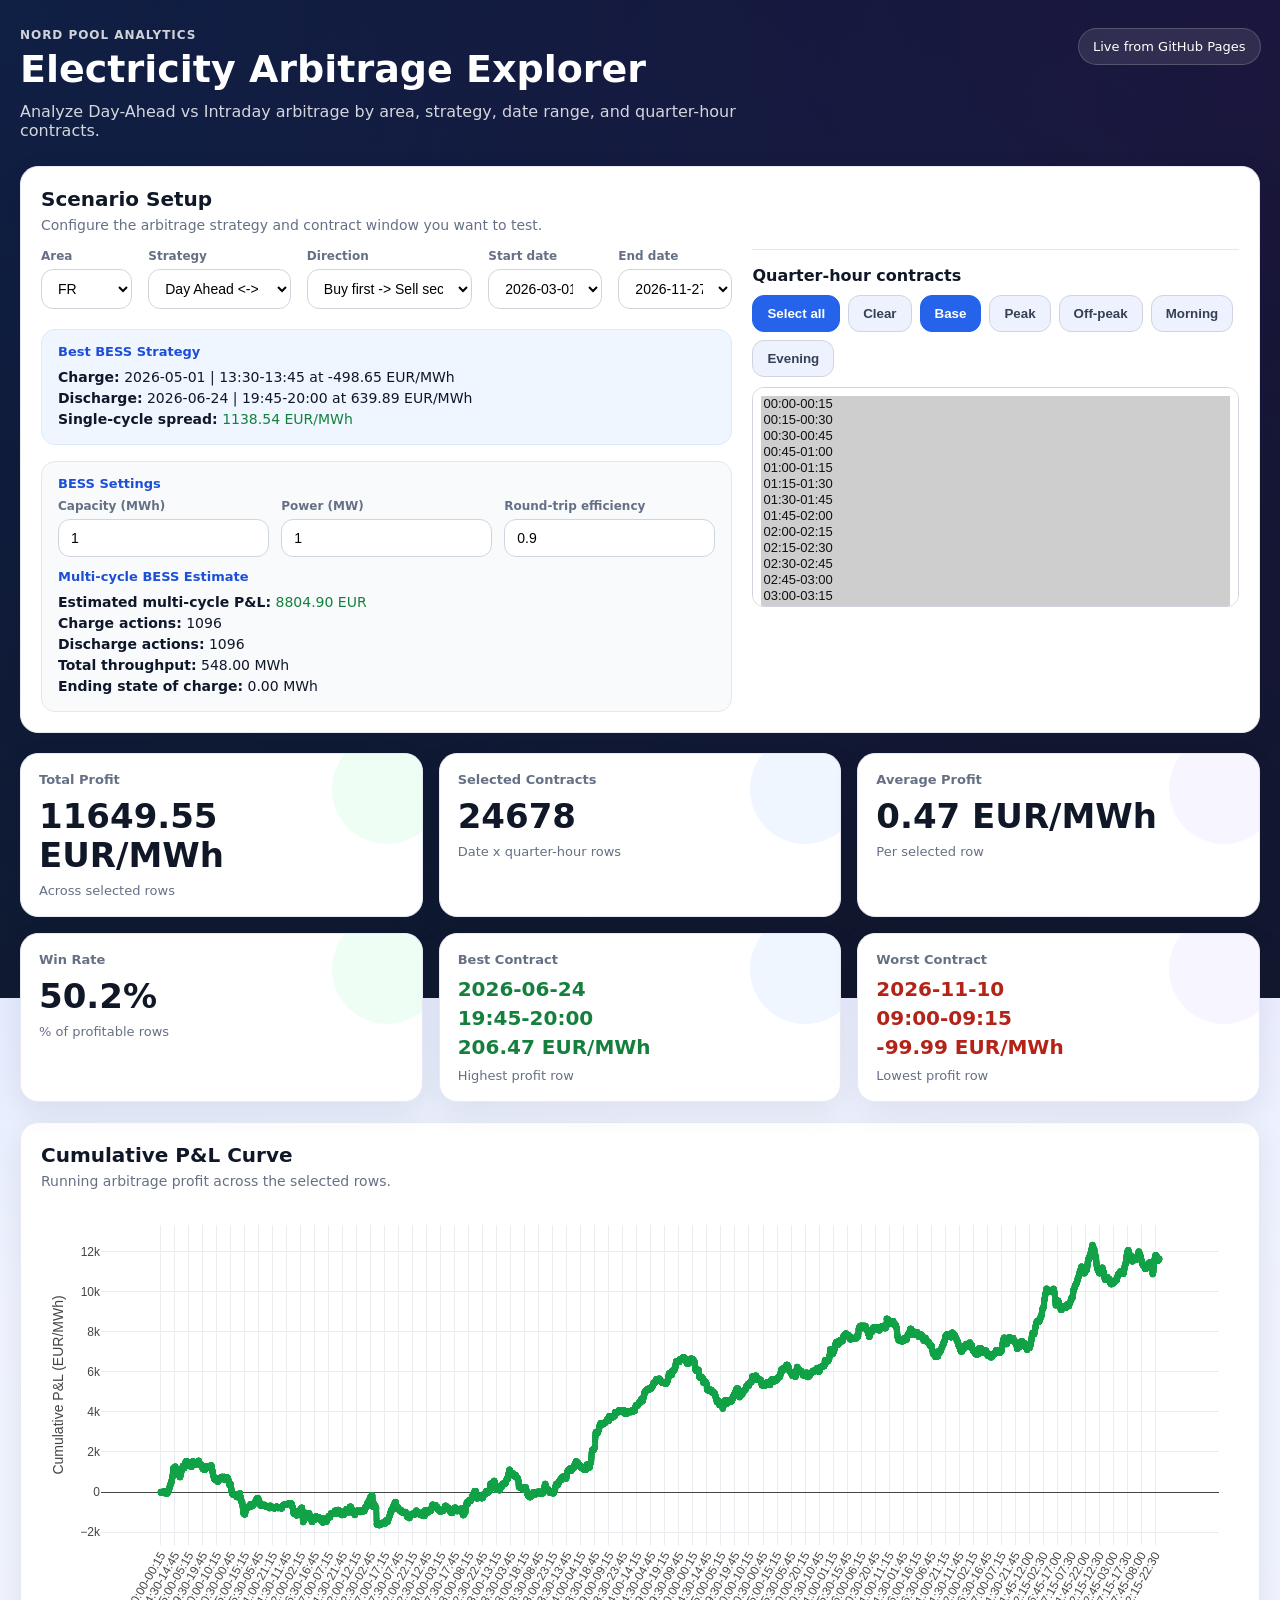
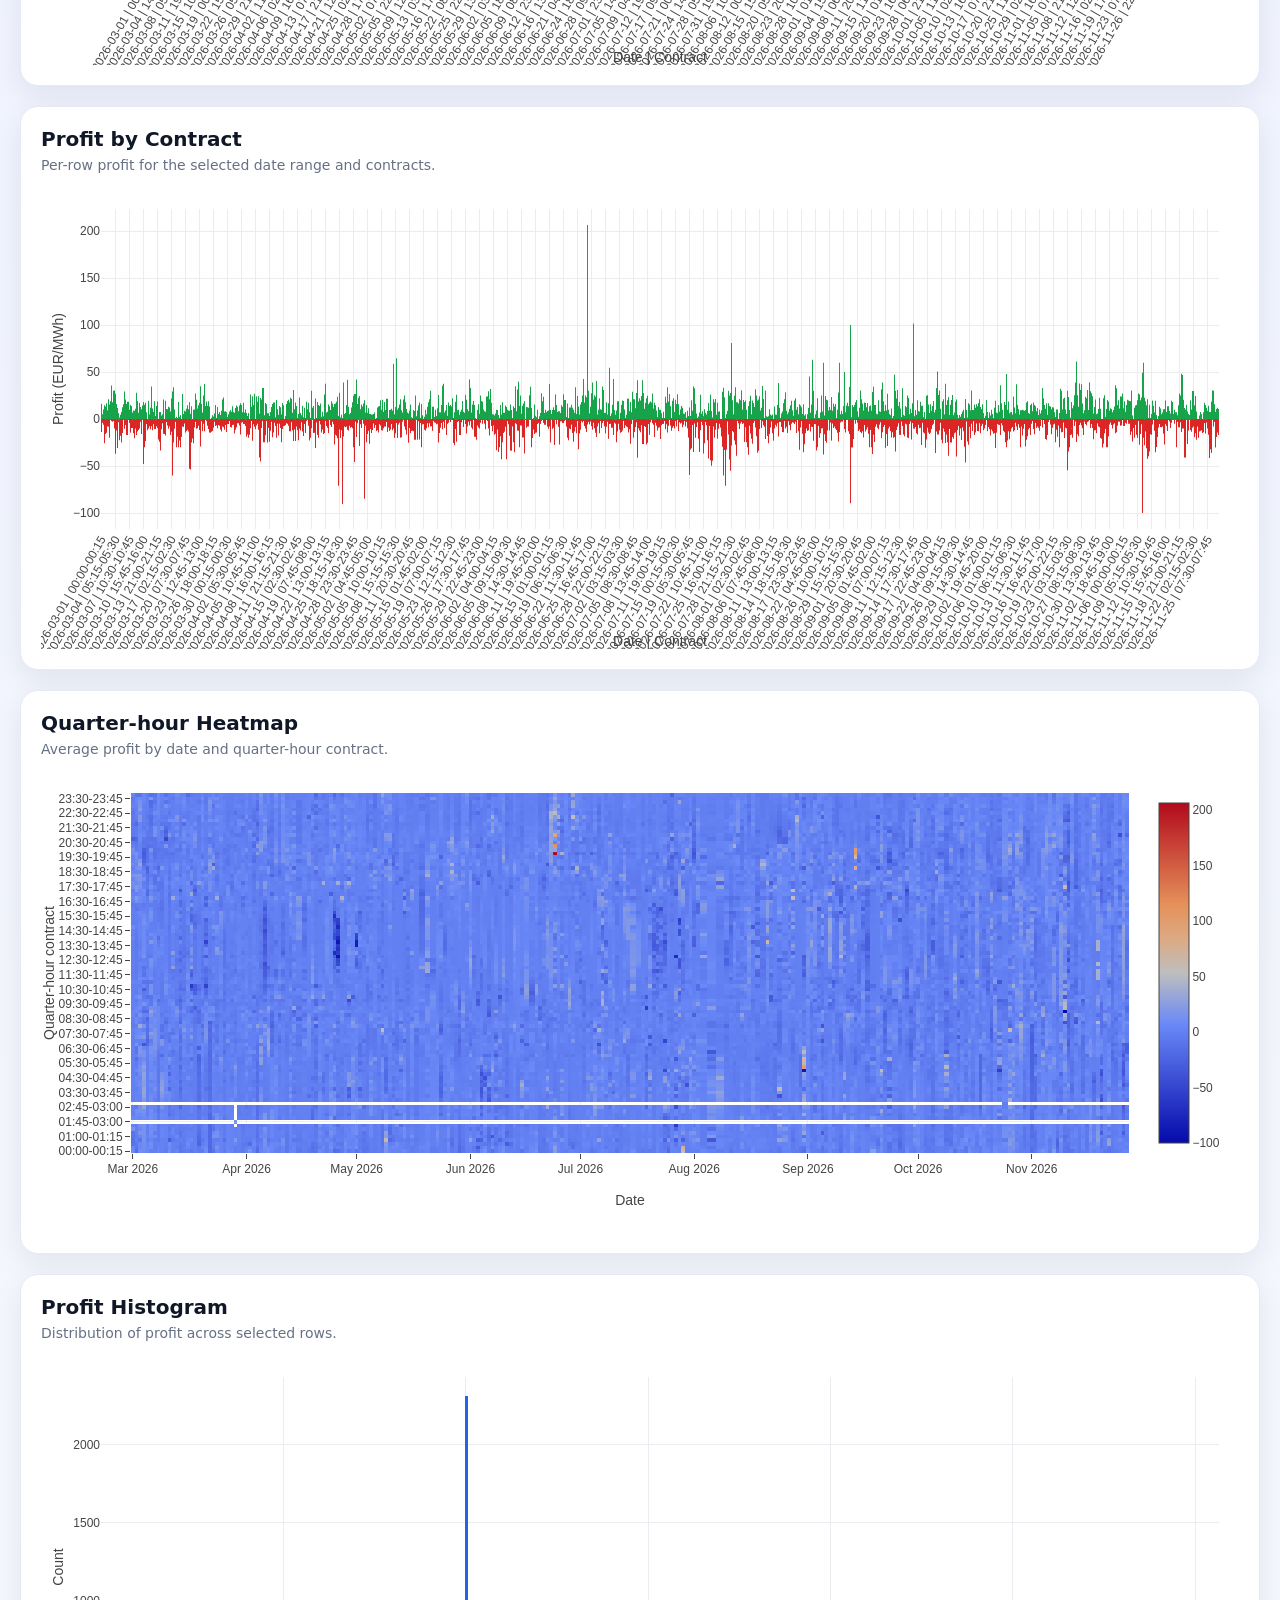
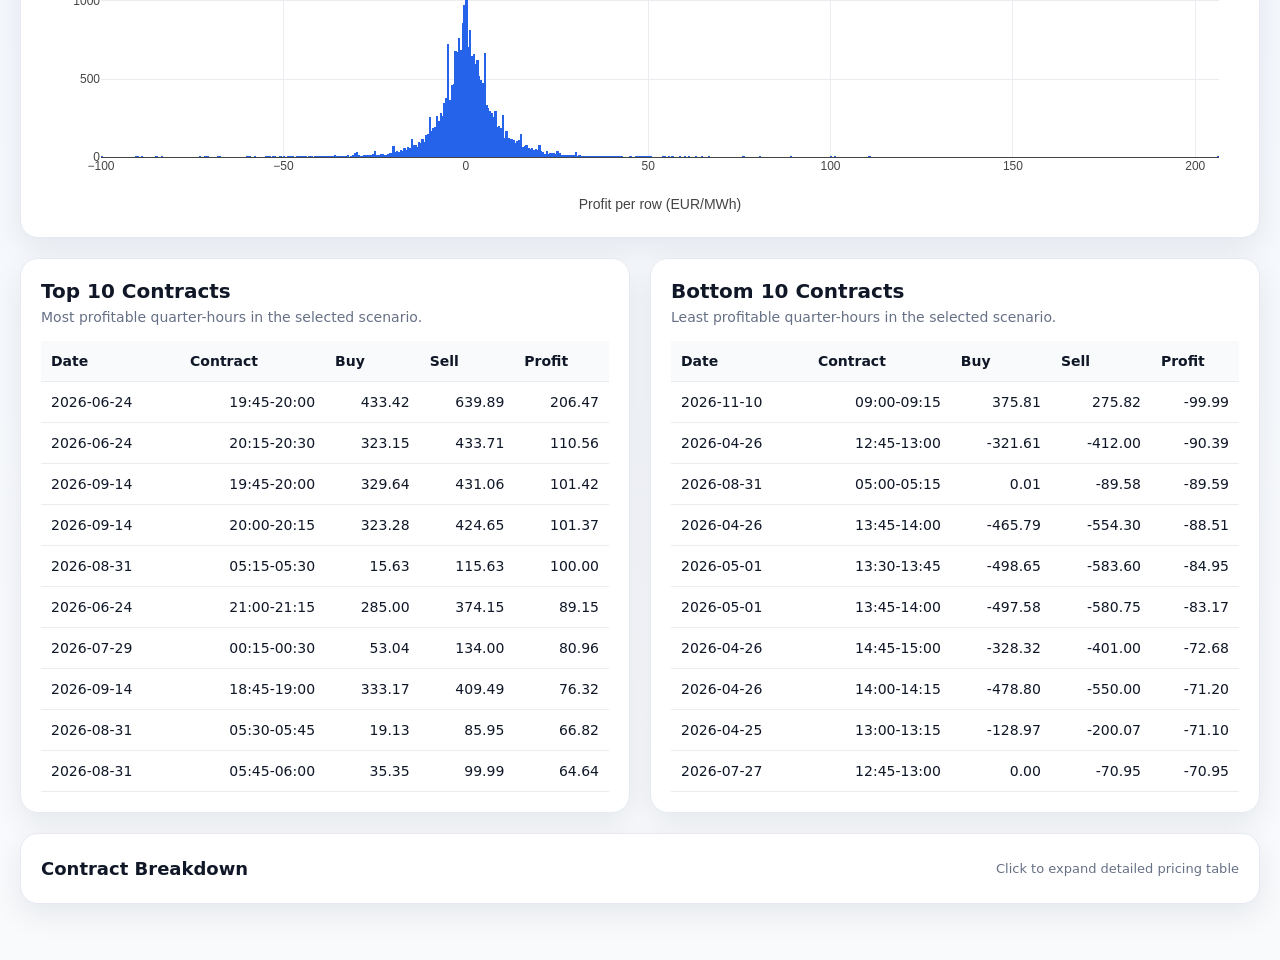
<file: docs/index.html>
<!DOCTYPE html>
<html lang="en">
  <head>
    <meta charset="utf-8" />
    <title>Electricity Arbitrage Explorer</title>
    <meta name="viewport" content="width=device-width, initial-scale=1" />
    <script src="https://cdn.plot.ly/plotly-2.35.2.min.js"></script>
    <link rel="stylesheet" href="styles.css" />
  </head>
  <body>
    <div class="page-shell">
      <header class="hero">
        <div>
          <p class="eyebrow">Nord Pool Analytics</p>
          <h1>Electricity Arbitrage Explorer</h1>
          <p class="hero-sub">
            Analyze Day-Ahead vs Intraday arbitrage by area, strategy, date
            range, and quarter-hour contracts.
          </p>
        </div>
        <div class="hero-badge">
          <span>Live from GitHub Pages</span>
        </div>
      </header>

      <main class="dashboard">
        <section class="panel controls-panel">
          <div class="panel-header">
            <h2>Scenario Setup</h2>
            <p>
              Configure the arbitrage strategy and contract window you want to
              test.
            </p>
          </div>

          <div class="controls-layout">
            <div class="scenario-panel">
              <div class="filters-top">
                <div class="filter">
                  <label for="area">Area</label>
                  <select id="area"></select>
                </div>

                <div class="filter">
                  <label for="rule">Strategy</label>
                  <select id="rule"></select>
                </div>

                <div class="filter">
                  <label for="direction">Direction</label>
                  <select id="direction">
                    <option value="forward">Buy first -> Sell second</option>
                    <option value="reverse">Buy second -> Sell first</option>
                  </select>
                </div>

                <div class="filter">
                  <label for="startDate">Start date</label>
                  <select id="startDate"></select>
                </div>

                <div class="filter">
                  <label for="endDate">End date</label>
                  <select id="endDate"></select>
                </div>
              </div>

              <div class="bess-box">
                <div class="bess-title">Best BESS Strategy</div>
                <div id="bessStrategy" class="bess-content">-</div>
              </div>

              <div class="bess-config-box">
                <div class="bess-title">BESS Settings</div>

                <div class="bess-config-grid">
                  <div class="filter">
                    <label for="bessCapacity">Capacity (MWh)</label>
                    <input
                      type="number"
                      id="bessCapacity"
                      value="1"
                      min="0.1"
                      step="0.1"
                    />
                  </div>

                  <div class="filter">
                    <label for="bessPower">Power (MW)</label>
                    <input
                      type="number"
                      id="bessPower"
                      value="1"
                      min="0.1"
                      step="0.1"
                    />
                  </div>

                  <div class="filter">
                    <label for="bessEfficiency">Round-trip efficiency</label>
                    <input
                      type="number"
                      id="bessEfficiency"
                      value="0.9"
                      min="0.5"
                      max="1"
                      step="0.01"
                    />
                  </div>
                </div>

                <div class="bess-title" style="margin-top: 12px">
                  Multi-cycle BESS Estimate
                </div>
                <div id="bessMultiCycle" class="bess-content">-</div>
              </div>
            </div>

            <div class="contracts-panel compact-contracts-panel">
              <div class="contracts-header">
                <h3>Quarter-hour contracts</h3>
              </div>

              <div class="contract-buttons">
                <button type="button" id="selectAllBtn" class="btn secondary">
                  Select all
                </button>
                <button type="button" id="clearAllBtn" class="btn ghost">
                  Clear
                </button>
                <button
                  type="button"
                  id="presetBaseBtn"
                  class="btn ghost preset-btn"
                >
                  Base
                </button>
                <button
                  type="button"
                  id="presetPeakBtn"
                  class="btn ghost preset-btn"
                >
                  Peak
                </button>
                <button
                  type="button"
                  id="presetOffPeakBtn"
                  class="btn ghost preset-btn"
                >
                  Off-peak
                </button>
                <button
                  type="button"
                  id="presetMorningBtn"
                  class="btn ghost preset-btn"
                >
                  Morning
                </button>
                <button
                  type="button"
                  id="presetEveningBtn"
                  class="btn ghost preset-btn"
                >
                  Evening
                </button>
              </div>

              <select id="contracts" multiple size="12"></select>
            </div>
          </div>
        </section>

        <section class="summary-grid summary-grid-6">
          <div class="metric-card accent-green">
            <div class="metric-label">Total Profit</div>
            <div id="profit" class="metric-value">-</div>
            <div class="metric-note">Across selected rows</div>
          </div>

          <div class="metric-card accent-blue">
            <div class="metric-label">Selected Contracts</div>
            <div id="contractCount" class="metric-value">-</div>
            <div class="metric-note">Date x quarter-hour rows</div>
          </div>

          <div class="metric-card accent-purple">
            <div class="metric-label">Average Profit</div>
            <div id="avgProfit" class="metric-value">-</div>
            <div class="metric-note">Per selected row</div>
          </div>

          <div class="metric-card accent-green">
            <div class="metric-label">Win Rate</div>
            <div id="winRate" class="metric-value">-</div>
            <div class="metric-note">% of profitable rows</div>
          </div>

          <div class="metric-card accent-blue">
            <div class="metric-label">Best Contract</div>
            <div id="bestContract" class="metric-value metric-value-small">-</div>
            <div class="metric-note">Highest profit row</div>
          </div>

          <div class="metric-card accent-purple">
            <div class="metric-label">Worst Contract</div>
            <div id="worstContract" class="metric-value metric-value-small">-</div>
            <div class="metric-note">Lowest profit row</div>
          </div>
        </section>

        <section class="panel">
          <div class="panel-header">
            <h2>Cumulative P&amp;L Curve</h2>
            <p>Running arbitrage profit across the selected rows.</p>
          </div>
          <div id="cumulativeCurve" class="chart"></div>
        </section>

        <section class="panel">
          <div class="panel-header">
            <h2>Profit by Contract</h2>
            <p>Per-row profit for the selected date range and contracts.</p>
          </div>
          <div id="contractBar" class="chart"></div>
        </section>

        <section class="panel">
          <div class="panel-header">
            <h2>Quarter-hour Heatmap</h2>
            <p>Average profit by date and quarter-hour contract.</p>
          </div>
          <div id="heatmap" class="chart"></div>
        </section>

        <section class="panel">
          <div class="panel-header">
            <h2>Profit Histogram</h2>
            <p>Distribution of profit across selected rows.</p>
          </div>
          <div id="histogram" class="chart"></div>
        </section>

        <section class="two-col">
          <section class="panel">
            <div class="panel-header">
              <h2>Top 10 Contracts</h2>
              <p>Most profitable quarter-hours in the selected scenario.</p>
            </div>
            <div id="topContracts" class="table-wrap"></div>
          </section>

          <section class="panel">
            <div class="panel-header">
              <h2>Bottom 10 Contracts</h2>
              <p>Least profitable quarter-hours in the selected scenario.</p>
            </div>
            <div id="bottomContracts" class="table-wrap"></div>
          </section>
        </section>

        <section class="panel">
          <details id="detailsPanel">
            <summary class="details-summary">
              <span>Contract Breakdown</span>
              <span class="details-sub">Click to expand detailed pricing table</span>
            </summary>
            <div class="details-body">
              <div id="table" class="table-wrap"></div>
            </div>
          </details>
        </section>
      </main>
    </div>

    <script src="app.js"></script>
  </body>
</html>
</file>
<file: docs/styles.css>
:root {
  --bg: #0b1020;
  --bg-soft: #121933;
  --panel: #ffffff;
  --panel-border: #e7eaf3;
  --text: #101828;
  --muted: #667085;
  --primary: #2563eb;
  --primary-soft: #dbeafe;
  --green: #16a34a;
  --green-soft: #dcfce7;
  --purple: #7c3aed;
  --purple-soft: #ede9fe;
  --blue-soft: #dbeafe;
  --shadow: 0 10px 30px rgba(16, 24, 40, 0.08);
  --radius: 18px;
}

* {
  box-sizing: border-box;
}

body {
  margin: 0;
  font-family: Inter, ui-sans-serif, system-ui, -apple-system, BlinkMacSystemFont,
    "Segoe UI", sans-serif;
  color: var(--text);
  background:
    radial-gradient(circle at top left, rgba(37, 99, 235, 0.18), transparent 30%),
    radial-gradient(circle at top right, rgba(124, 58, 237, 0.14), transparent 28%),
    linear-gradient(180deg, var(--bg) 0%, #0f172a 24%, #eef2ff 24%, #f8fafc 100%);
  min-height: 100vh;
}

.page-shell {
  max-width: 1280px;
  margin: 0 auto;
  padding: 28px 20px 56px;
}

.hero {
  display: flex;
  justify-content: space-between;
  gap: 20px;
  align-items: flex-start;
  color: white;
  margin-bottom: 26px;
}

.eyebrow {
  margin: 0 0 8px;
  font-size: 12px;
  font-weight: 700;
  letter-spacing: 0.08em;
  text-transform: uppercase;
  opacity: 0.8;
}

.hero h1 {
  margin: 0;
  font-size: 38px;
  line-height: 1.05;
}

.hero-sub {
  margin: 12px 0 0;
  max-width: 760px;
  color: rgba(255, 255, 255, 0.82);
  font-size: 16px;
}

.hero-badge {
  background: rgba(255, 255, 255, 0.1);
  border: 1px solid rgba(255, 255, 255, 0.18);
  backdrop-filter: blur(10px);
  color: white;
  padding: 10px 14px;
  border-radius: 999px;
  font-size: 13px;
  white-space: nowrap;
}

.dashboard {
  display: grid;
  gap: 20px;
}

.panel {
  background: var(--panel);
  border: 1px solid var(--panel-border);
  border-radius: var(--radius);
  box-shadow: var(--shadow);
  padding: 20px;
}

.panel-header {
  margin-bottom: 16px;
}

.panel-header h2 {
  margin: 0 0 6px;
  font-size: 20px;
}

.panel-header p {
  margin: 0;
  color: var(--muted);
  font-size: 14px;
}

.controls-layout {
  display: grid;
  grid-template-columns: 1.35fr 0.95fr;
  gap: 20px;
  align-items: stretch;
}

.scenario-panel,
.compact-contracts-panel {
  min-height: 290px;
}

.filters-top {
  display: grid;
  grid-template-columns: 0.8fr 1.25fr 1.45fr 1fr 1fr;
  gap: 16px;
  margin-bottom: 20px;
}

.filter {
  display: flex;
  flex-direction: column;
  gap: 6px;
  min-width: 0;
}

.filter label {
  font-size: 12px;
  font-weight: 700;
  color: var(--muted);
}

.filter select,
.filter input {
  width: 100%;
  min-width: 0;
  padding: 10px 12px;
  border-radius: 12px;
  border: 1px solid #d0d5dd;
  font-size: 14px;
  background: white;
}

.bess-box {
  margin-top: 18px;
  border: 1px solid #dbeafe;
  background: #eff6ff;
  border-radius: 14px;
  padding: 14px 16px;
}

.bess-config-box {
  margin-top: 16px;
  border: 1px solid #e5e7eb;
  background: #f8fafc;
  border-radius: 14px;
  padding: 14px 16px;
}

.bess-title {
  font-size: 13px;
  font-weight: 700;
  color: #1d4ed8;
  margin-bottom: 8px;
}

.bess-content {
  font-size: 14px;
  line-height: 1.5;
  color: #0f172a;
  overflow-wrap: anywhere;
}

.bess-config-grid {
  display: grid;
  grid-template-columns: repeat(3, minmax(140px, 1fr));
  gap: 12px;
}

.contracts-panel {
  border-top: 1px solid #e4e7ec;
  padding-top: 16px;
}

.compact-contracts-panel {
  display: flex;
  flex-direction: column;
}

.contracts-header {
  display: flex;
  justify-content: space-between;
  align-items: center;
  margin-bottom: 10px;
}

.contracts-header h3 {
  margin: 0;
  font-size: 16px;
}

.contract-buttons {
  display: flex;
  gap: 8px;
  flex-wrap: wrap;
  margin-bottom: 10px;
}

.btn {
  border: 1px solid #d0d5dd;
  border-radius: 12px;
  padding: 10px 14px;
  font-weight: 700;
  cursor: pointer;
  background: white;
}

.btn.secondary {
  background: var(--primary);
  color: white;
  border-color: var(--primary);
}

.btn.ghost {
  background: #eef2ff;
  color: #344054;
}

.preset-btn.active-preset {
  background: #2563eb;
  color: white;
  border-color: #2563eb;
}

#contracts {
  width: 100%;
  border-radius: 12px;
  border: 1px solid #d0d5dd;
  padding: 8px;
  font-size: 13px;
  background: white;
  flex: 1;
  min-height: 180px;
  max-height: 220px;
}

.summary-grid {
  display: grid;
  gap: 16px;
}

.summary-grid-6 {
  grid-template-columns: repeat(3, minmax(220px, 1fr));
}

.metric-card {
  background: white;
  border-radius: var(--radius);
  border: 1px solid var(--panel-border);
  box-shadow: var(--shadow);
  padding: 18px;
  position: relative;
  overflow: hidden;
  min-width: 0;
}

.metric-card::after {
  content: "";
  position: absolute;
  right: -20px;
  top: -20px;
  width: 110px;
  height: 110px;
  border-radius: 50%;
  opacity: 0.45;
}

.accent-green::after {
  background: var(--green-soft);
}

.accent-blue::after {
  background: var(--blue-soft);
}

.accent-purple::after {
  background: var(--purple-soft);
}

.metric-label {
  color: var(--muted);
  font-size: 13px;
  font-weight: 700;
  margin-bottom: 10px;
}

.metric-value {
  font-size: clamp(26px, 3vw, 34px);
  font-weight: 800;
  line-height: 1.15;
  margin-bottom: 8px;
  overflow-wrap: anywhere;
  word-break: break-word;
}

.metric-value-small {
  font-size: 20px;
  line-height: 1.25;
  overflow-wrap: anywhere;
  word-break: break-word;
}

.metric-stack {
  display: grid;
  gap: 4px;
}

.metric-note {
  color: var(--muted);
  font-size: 13px;
}

.chart {
  height: 460px;
}

.two-col {
  display: grid;
  grid-template-columns: 1fr 1fr;
  gap: 20px;
}

.table-wrap {
  overflow-x: auto;
}

table {
  width: 100%;
  border-collapse: collapse;
  background: white;
}

th,
td {
  border-bottom: 1px solid #eaecf0;
  padding: 12px 10px;
  font-size: 14px;
}

th {
  text-align: left;
  background: #f8fafc;
}

td:not(:first-child) {
  text-align: right;
}

tbody tr:hover {
  background: #f8fafc;
}

.details-summary {
  list-style: none;
  cursor: pointer;
  display: flex;
  justify-content: space-between;
  align-items: center;
  font-weight: 700;
  font-size: 18px;
  padding: 4px 0;
}

.details-summary::-webkit-details-marker {
  display: none;
}

.details-sub {
  font-weight: 500;
  font-size: 13px;
  color: var(--muted);
}

.details-body {
  margin-top: 16px;
}

.positive-text {
  color: #15803d;
}

.negative-text {
  color: #b42318;
}

@media (max-width: 1100px) {
  .controls-layout {
    grid-template-columns: 1fr;
  }

  .filters-top {
    grid-template-columns: repeat(2, minmax(180px, 1fr));
  }

  .summary-grid-6 {
    grid-template-columns: repeat(2, minmax(220px, 1fr));
  }

  .two-col {
    grid-template-columns: 1fr;
  }

  #contracts {
    max-height: 260px;
  }
}

@media (max-width: 900px) {
  .bess-config-grid {
    grid-template-columns: 1fr;
  }
}

@media (max-width: 640px) {
  .filters-top,
  .summary-grid-6 {
    grid-template-columns: 1fr;
  }

  .hero {
    flex-direction: column;
  }

  .hero h1 {
    font-size: 30px;
  }

  .metric-value {
    font-size: 28px;
  }
}
</file>
